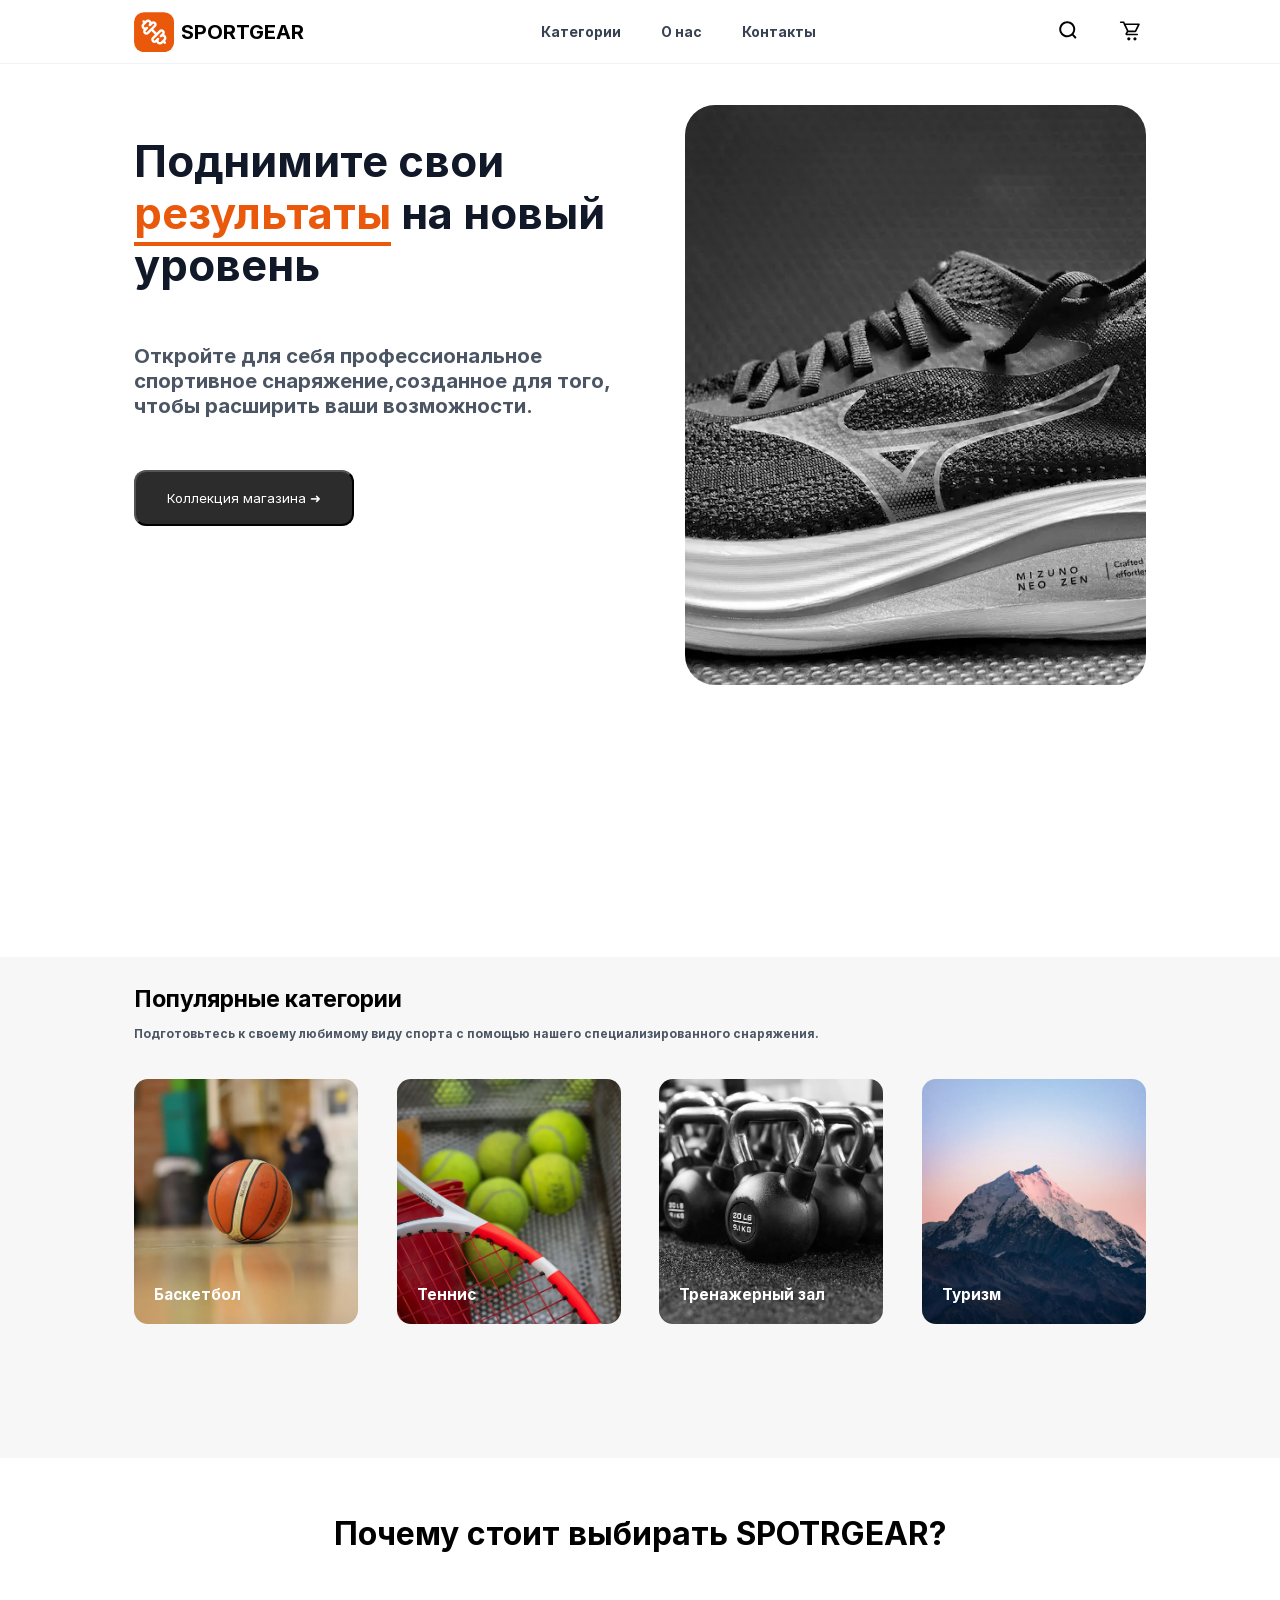
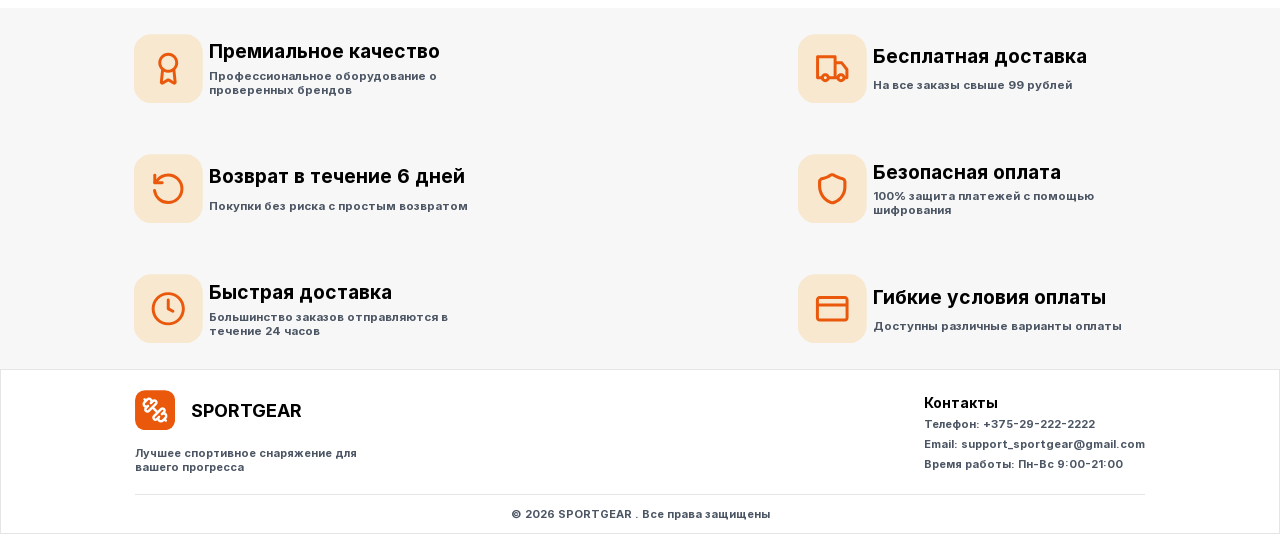
<file: index.html>
<!doctype html>
<html>
  <head>
    <link rel="stylesheet" href="css/main.css" />
    <meta charset="UTF-8" />
    <meta name="viewport" content="width=device-width, initial-scale=1.0" />
    <title>Главная</title>
  </head>
  <body>
    <!--НАЧАЛО ШАПКИ-->
    <header class="header">
      <div class="header__background">
        <div class="container">
          <a href="index.html" class="header__logo-block">
            <img
              src="photos/svg/icon_dumbbell.svg"
              class="header__logo"
              alt="лого"
            />
            <p class="header__title">SPORTGEAR</p>
          </a>

          <nav class="header__nav">
            <ul class="header__list">
              <li>
                <a href="categoryPage.html" class="header__link">Категории</a>
              </li>
              <li><a href="aboutPage.html" class="header__link">О нас</a></li>
              <li>
                <a href="contactPage.html" class="header__link">Контакты</a>
              </li>
            </ul>
          </nav>

          <div class="header__icons">
            <img
              src="photos/svg/поиск.svg"
              class="header__icon"
              id="searchHeader"
              alt="поиск"
            />
            <a href="basketPage.html"
              ><img
                src="photos/svg/коризна.svg"
                class="header__icon"
                alt="коризна"
            /></a>
            <img
              src="photos/svg/бургер.svg"
              class="header__icon header__burger"
              id="burgerBtn"
              alt="бургер"
            />
          </div>
        </div>
      </div>
    </header>
    <!--КОНЕЦ ШАПКИ-->
    <main class="main">
      <div class="container">
        <section class="main__section__one">
          <div class="main__section__one__content-left">
            <h1 class="main__section__one__motivation-text">
              Поднимите свои <span>результаты</span> на новый уровень
            </h1>
            <p class="main__section__one__text1">
              Откройте для себя профессиональное<br />
              спортивное снаряжение,созданное для того, чтобы расширить ваши
              возможности.
            </p>
            <button id="from-main">Коллекция магазина &#10140;</button>
          </div>
          <img
            src="photos/photo/crossovokGlavnaya.webp"
            id="sneakers_photo"
            alt="Кросовок"
          />
        </section>
      </div>

      <section class="main__section__two">
        <div class="container">
          <div class="main__section__two__text-wrapper">
            <h2 class="main__section__two__cat">Популярные категории</h2>
            <p class="main__section__two__txt">
              Подготовьтесь к своему любимому виду спорта с помощью нашего
              специализированного снаряжения.
            </p>
          </div>
          <div class="main__section__two__photo-wrap">
            <div class="main__section__two__photo-item">
              <a href="categoryPage.html?id=1"
                ><img src="photos/photo/meachGlavnay.webp" alt="Мячи"
              /></a>
              <span>Баскетбол</span>
            </div>
            <div class="main__section__two__photo-item">
              <a href="categoryPage.html?id=2"
                ><img src="photos/photo/tennisGlavnaya.webp" alt="Теннис"
              /></a>
              <span>Теннис</span>
            </div>
            <div class="main__section__two__photo-item">
              <a href="categoryPage.html?id=3"
                ><img src="photos/photo/gearGlavnaya.webp" alt="Силовые"
              /></a>
              <span>Тренажерный зал</span>
            </div>
            <div class="main__section__two__photo-item">
              <a href="categoryPage.html?id=5"
                ><img src="photos/photo/goriGlavnaya.webp" alt="Туризм"
              /></a>
              <span>Туризм</span>
            </div>
          </div>
        </div>
      </section>
      <div class="container">
        <h1 class="main__h1">Почему стоит выбирать SPOTRGEAR?</h1>
      </div>

      <section class="main__section__three">
        <div class="container">
          <div class="main__section__three__item">
            <img src="photos/svg/reward.svg" alt="награда" />
            <div class="item-text">
              <p class="item-text__mtxt">Премиальное качество</p>
              <p class="item-text__txt">
                Профессиональное оборудование о<br />проверенных брендов
              </p>
            </div>
          </div>

          <div class="main__section__three__item">
            <img src="photos/svg/truck.svg" alt="машина" />
            <div class="item-text">
              <p class="item-text__mtxt">Бесплатная доставка</p>
              <p class="item-text__txt">На все заказы свыше 99 рублей</p>
            </div>
          </div>

          <div class="main__section__three__item">
            <img src="photos/svg/refresh.svg" alt="стрелка" />
            <div class="item-text">
              <p class="item-text__mtxt">Возврат в течение 6 дней</p>
              <p class="item-text__txt">
                Покупки без риска с простым возвратом
              </p>
            </div>
          </div>

          <div class="main__section__three__item">
            <img src="photos/svg/shield.svg" alt="щит" />
            <div class="item-text">
              <p class="item-text__mtxt">Безопасная оплата</p>
              <p class="item-text__txt">
                100% защита платежей с помощью шифрования
              </p>
            </div>
          </div>

          <div class="main__section__three__item">
            <img src="photos/svg/clock.svg" alt="часы" />
            <div class="item-text">
              <p class="item-text__mtxt">Быстрая доставка</p>
              <p class="item-text__txt">
                Большинство заказов отправляются в течение 24 часов
              </p>
            </div>
          </div>

          <div class="main__section__three__item">
            <img src="photos/svg/card.svg" alt="карта" />
            <div class="item-text">
              <p class="item-text__mtxt">Гибкие условия оплаты</p>
              <p class="item-text__txt">Доступны различные варианты оплаты</p>
            </div>
          </div>
        </div>
      </section>
    </main>
    <!--ФУТЕР-->
    <footer class="footer">
      <div class="container">
        <div class="footer__top">
          <div class="footer__logo">
            <img src="photos/svg/icon_dumbbell.svg" alt="лого" />
            <h3>SPORTGEAR</h3>
            <p>Лучшее спортивное снаряжение для вашего прогресса</p>
          </div>

          <div class="footer__contact">
            <h5>Контакты</h5>
            <p>Телефон: +375-29-222-2222</p>
            <p>Email: support_sportgear@gmail.com</p>
            <p>Время работы: Пн-Вс 9:00-21:00</p>
          </div>
        </div>
        <hr />
        <p class="footer__letter">© 2026 SPORTGEAR . Все права защищены</p>
      </div>
    </footer>
    <!--ФУТЕР-->

    <div id="search-blur">
      <div class="search">
        <div class="search__input-block">
          <img src="photos/svg/поиск.svg" alt="поиск" />
          <input placeholder="Название товара" id="src-input" />
          <button class="search__close" id="close-search">&times;</button>
        </div>

        <div class="search__content" id="element-to-insert"></div>
      </div>
    </div>

    <script type="module" src="JavaScript/main.js"></script>
  </body>
</html>
</file>
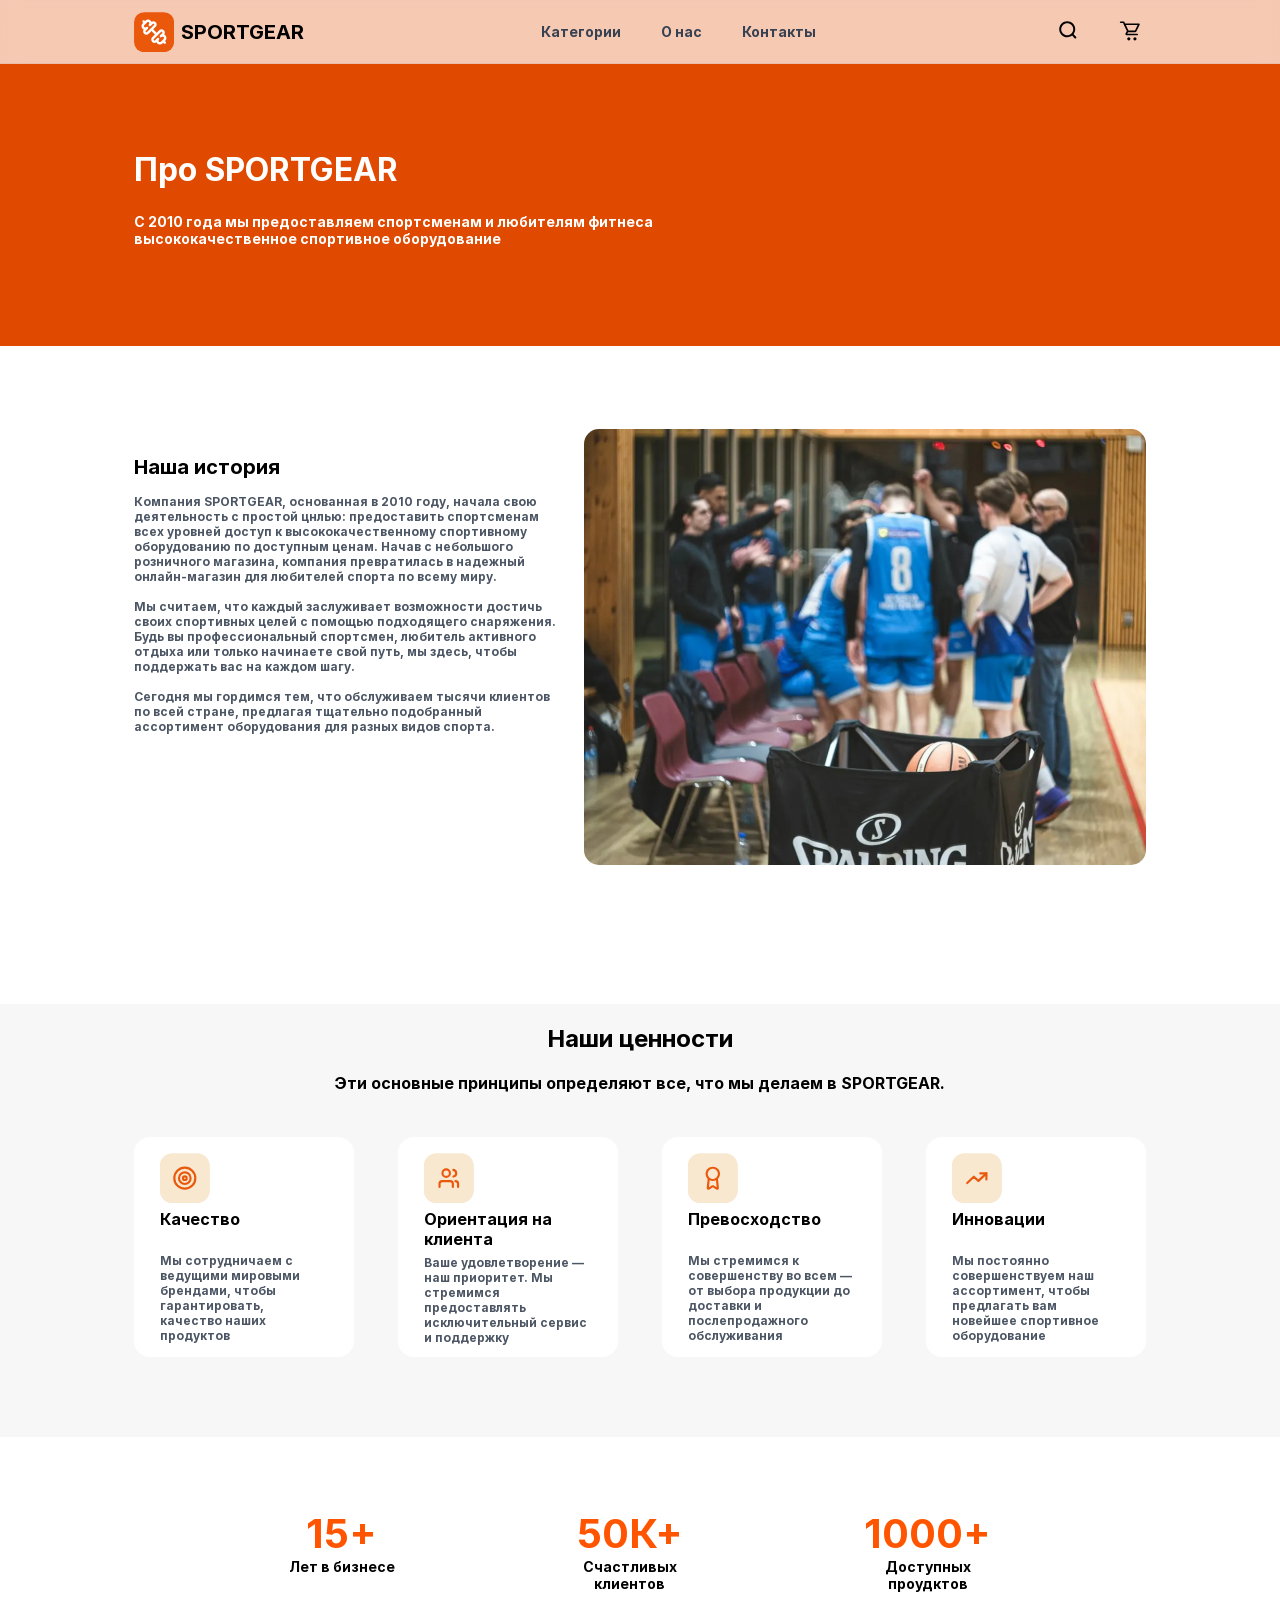
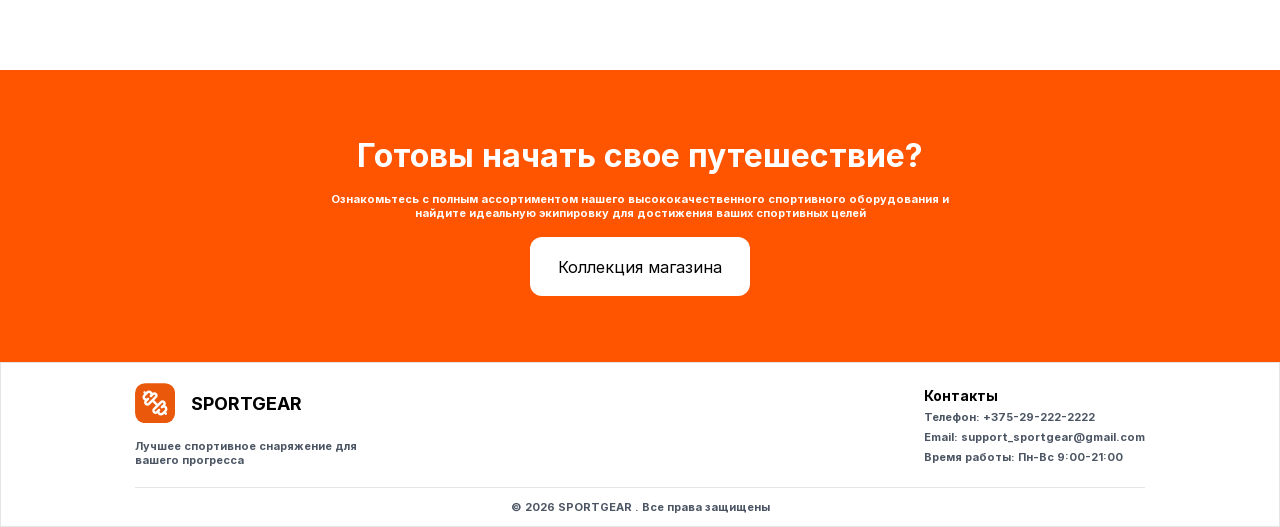
<file: aboutPage.html>
<!doctype html>
<html>
  <head>
    <link rel="stylesheet" href="css/main.css" />
    <meta charset="UTF-8" />
    <meta name="viewport" content="width=device-width, initial-scale=1.0" />
    <title>О нас</title>
  </head>
  <body>
    <!--НАЧАЛО ШАПКИ-->
    <header class="header">
      <div class="header__background">
        <div class="container">
          <a href="index.html" class="header__logo-block">
            <img src="photos/svg/icon_dumbbell.svg" class="header__logo" alt="лого"/>
            <p class="header__title">SPORTGEAR</p>
          </a>

          <nav class="header__nav">
            <ul class="header__list">
            <li><a href="categoryPage.html" class="header__link">Категории</a></li>
            <li><a href="aboutPage.html" class="header__link">О нас</a></li>
            <li><a href="contactPage.html" class="header__link">Контакты</a></li>
            </ul>
          </nav>

          <div class="header__icons">
            <img src="photos/svg/поиск.svg" class="header__icon" id="searchHeader" alt="поиск"/>
            <a href="basketPage.html"><img src="photos/svg/коризна.svg" class="header__icon" alt="коризна"/></a>
            <img src="photos/svg/бургер.svg" class="header__icon header__burger" id="burgerBtn" alt="бургер"/>
          </div>
        </div>
      </div>
    </header>
    <!--КОНЕЦ ШАПКИ-->
    <main class="main-about">
      <section class="hero">
        <div class="container">
          <h1>Про SPORTGEAR</h1>
          <p>
            С 2010 года мы предоставляем спортсменам и любителям фитнеса
            высококачественное спортивное оборудование
          </p>
        </div>
      </section>

      <div class="container">
        <section class="about">
          <div class="about__text-box">
            <h2>Наша история</h2>
            <p>
              Компания SPORTGEAR, основанная в 2010 году, начала свою
              деятельность с простой цнлью: предоставить спортсменам всех
              уровней доступ к высококачественному спортивному оборудованию по
              доступным ценам. Начав с небольшого розничного магазина, компания
              превратилась в надежный онлайн-магазин для любителей спорта по
              всему миру.</p>
              <p>Мы считаем, что каждый заслуживает возможности достичь своих
              спортивных целей с помощью подходящего снаряжения. Будь вы
              профессиональный спортсмен, любитель активного отдыха или только
              начинаете свой путь, мы здесь, чтобы поддержать вас на каждом
              шагу.</p>
              <p>Сегодня мы гордимся тем, что обслуживаем тысячи клиентов по
              всей стране, предлагая тщательно подобранный ассортимент
              оборудования для разных видов спорта.</p>
            </p>
          </div>
          <img src="photos/photo/about.webp">
        </section>
      </div>
        <section class="values">
          <div class="container">
            
            <h1>Наши ценности</h1>
            <p>Эти основные принципы определяют все, что мы делаем в SPORTGEAR.</p>
            <div class="values__block">
              <div class="values__block__item">
                <img src="photos/svg/target.svg">
                <h6>Качество</h6>
                <p>Мы сотрудничаем с ведущими мировыми брендами, чтобы гарантировать, качество наших продуктов</p>
              </div>
              <div class="values__block__item">
                <img src="photos/svg/member.svg">
                <h6>Ориентация на клиента</h6>
                <p>Ваше удовлетворение — наш приоритет. Мы стремимся предоставлять исключительный сервис и поддержку</p>
              </div>

              <div class="values__block__item">
                <img src="photos/svg/reward.svg">
                <h6>Превосходство</h6>
                <p>Мы стремимся к совершенству во всем — от выбора продукции до доставки и послепродажного обслуживания</p>
              </div>

              <div class="values__block__item">
                <img src="photos/svg/grow.svg">
                <h6>Инновации</h6>
                <p>Мы постоянно совершенствуем наш ассортимент, чтобы предлагать вам новейшее спортивное оборудование</p>
              </div>
            </div>
          </div>
        </section>

        <div class="container">
          <section class="rewards">
            <div class="rewards__item">
              <span>15+</span>
              <p>Лет в бизнесе</p>
            </div>

            <div class="rewards__item">
              <span>50К+</span>
              <p>Счастливых клиентов</p>
            </div>

            <div class="rewards__item">
              <span>1000+</span>
              <p>Доступных проудктов</p>
            </div>
          </section>
        </div>

        <section class="travel">
          <div class="container">
              <h2>Готовы начать свое путешествие?</h2>
              <p>Ознакомьтесь с полным ассортиментом нашего высококачественного спортивного оборудования и найдите идеальную экипировку для достижения ваших спортивных целей</p>
              <button id="about_to_col">Коллекция магазина</button>
          </div>
        </section>
      
    </main>
    <!--ФУТЕР-->
    <footer class="footer">
      <div class="container" >
        <div class="footer__top">
          
        <div class="footer__logo">
        <img src="photos/svg/icon_dumbbell.svg" alt="лого">
        <h3>SPORTGEAR</h3>
        <p>Лучшее спортивное снаряжение для вашего прогресса</p>
        </div>

        <div class="footer__contact">
          <h5>Контакты</h5>
          <p>Телефон: +375-29-222-2222</p>
          <p>Email: support_sportgear@gmail.com</p>
          <p>Время работы: Пн-Вс 9:00-21:00</p>
        </div>

        </div>
        <hr>
        <p class="footer__letter">© 2026 SPORTGEAR . Все права защищены</p>
      </div>
    </footer>
    <!--ФУТЕР-->


    <div id="search-blur">
    <div class="search">
      <div class="search__input-block">
        <img src="photos/svg/поиск.svg" alt="поиск">
        <input placeholder="Название товара" id="src-input">
        <button class="search__close" id="close-search">&times;</button>
      </div>

      <div class="search__content" id="element-to-insert">
        
      </div>
    </div>
    </div>
    <script type="module" src="JavaScript/main.js"></script>
    <script src="JavaScript/about.js"></script>
  </body>
</html>
</file>
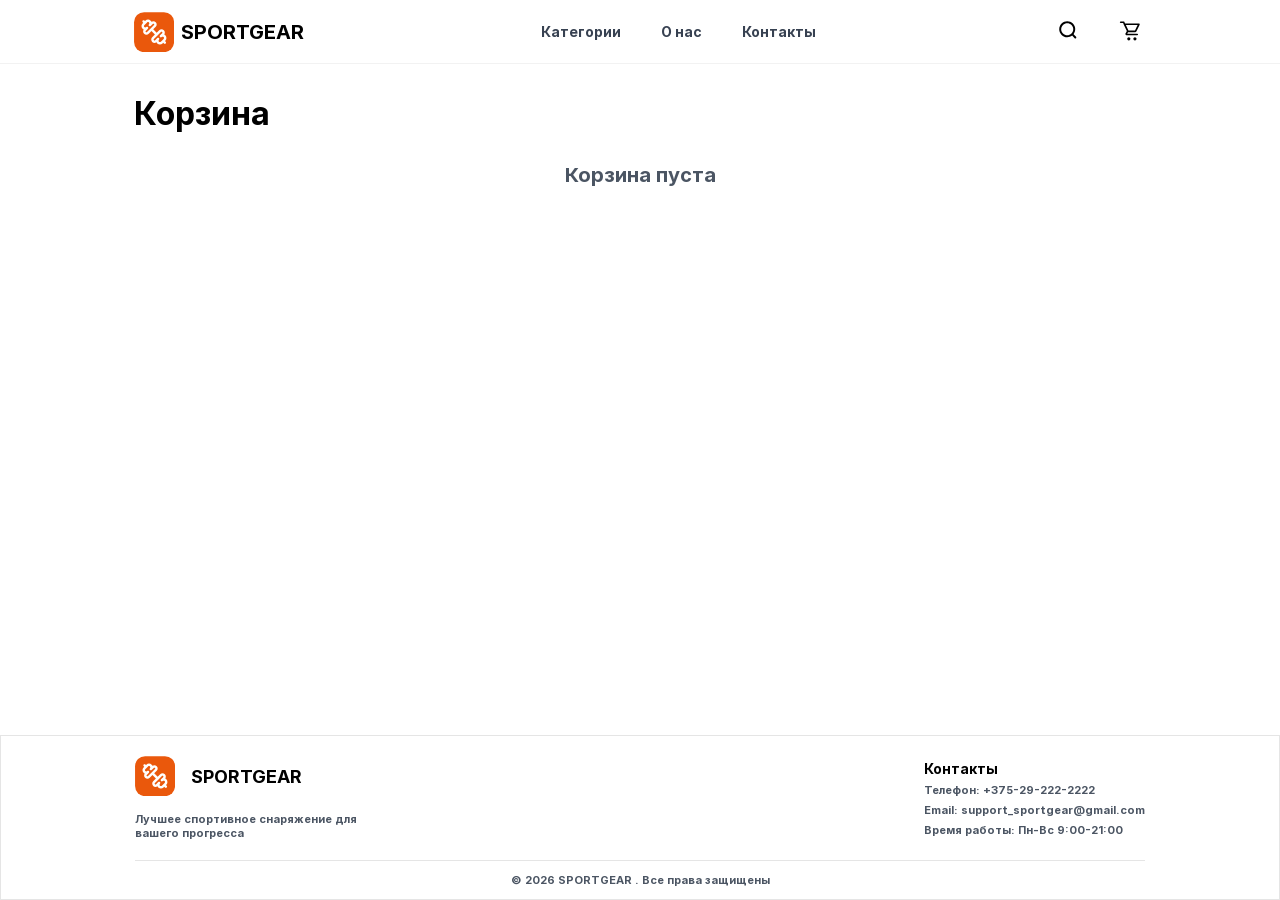
<file: basketPage.html>
<!doctype html>
<html>
  <head>
    <link rel="stylesheet" href="css/main.css" />
    <meta charset="UTF-8" />
    <meta name="viewport" content="width=device-width, initial-scale=1.0" />
    <title>Document</title>
  </head>
  <body>
    <!--НАЧАЛО ШАПКИ-->
    <header class="header">
      <div class="header__background">
        <div class="container">
          <a href="index.html" class="header__logo-block">
            <img
              src="photos/svg/icon_dumbbell.svg"
              class="header__logo"
              alt="лого"
            />
            <p class="header__title">SPORTGEAR</p>
          </a>

          <nav class="header__nav">
            <ul class="header__list">
              <li>
                <a href="categoryPage.html" class="header__link">Категории</a>
              </li>
              <li><a href="aboutPage.html" class="header__link">О нас</a></li>
              <li>
                <a href="contactPage.html" class="header__link">Контакты</a>
              </li>
            </ul>
          </nav>

          <div class="header__icons">
            <img
              src="photos/svg/поиск.svg"
              class="header__icon"
              id="searchHeader"
              alt="поиск"
            />
            <a href="basketPage.html"
              ><img
                src="photos/svg/коризна.svg"
                class="header__icon"
                alt="коризна"
            /></a>
            <img
              src="photos/svg/бургер.svg"
              class="header__icon header__burger"
              id="burgerBtn"
              alt="бургер"
            />
          </div>
        </div>
      </div>
    </header>
    <!--КОНЕЦ ШАПКИ-->
    <div class="container container-basket">
      <main class="main-basket">
        <h1>Корзина</h1>
        <p class="basket-empty" id="basket-empty">Корзина пуста</p>
        <ul class="basket-list"></ul>

        <div class="order-info">
          <p class="total-product"></p>
          <hr />
          <p class="total-price"></p>
          <button id="make-order">Сделать заказ</button>
        </div>
      </main>
    </div>
    <div class="basket-form">
      <form class="deliviry-form">
        <div class="form__pole">
          <label>ФИО</label>
          <input type="text" placeholder="Иван Иванов" required />
        </div>
        <div class="form__pole">
          <label>Ваша почта</label>
          <input type="text" placeholder="example@gmail.com" required />
        </div>
        <div class="form__pole">
          <label>Номер телефона</label>
          <input type="text" placeholder="+3752911111" required />
        </div>
        <div class="form__pole" id="adress">
          <label>Адресс</label>
          <input type="text" placeholder="ул.Свердлова 13а" required />
        </div>
        <div class="form__pole">
          <label>Страна</label>
          <input type="text" placeholder="Беларусь" required />
        </div>
        <div class="form__pole">
          <label>Город</label>
          <input type="text" placeholder="Минск" required />
        </div>

        <div class="form__pole">
          <button id="chanel" type="button">Омтена</button>
        </div>
        <div class="form__pole">
          <button id="order" type="submit">Заказать</button>
        </div>
      </form>
    </div>
    <!--ФУТЕР-->
    <footer class="footer">
      <div class="container">
        <div class="footer__top">
          <div class="footer__logo">
            <img src="photos/svg/icon_dumbbell.svg" alt="лого" />
            <h3>SPORTGEAR</h3>
            <p>Лучшее спортивное снаряжение для вашего прогресса</p>
          </div>

          <div class="footer__contact">
            <h5>Контакты</h5>
            <p>Телефон: +375-29-222-2222</p>
            <p>Email: support_sportgear@gmail.com</p>
            <p>Время работы: Пн-Вс 9:00-21:00</p>
          </div>
        </div>
        <hr />
        <p class="footer__letter">© 2026 SPORTGEAR . Все права защищены</p>
      </div>
    </footer>
    <!--ФУТЕР-->

    <div id="search-blur">
      <div class="search">
        <div class="search__input-block">
          <img src="photos/svg/поиск.svg" alt="поиск" />
          <input placeholder="Название товара" id="src-input" />
          <button class="search__close" id="close-search">&times;</button>
        </div>

        <div class="search__content" id="element-to-insert"></div>
      </div>
    </div>

    <script type="module" src="JavaScript/main.js"></script>
    <script type="module" src="JavaScript/basket.js"></script>
  </body>
</html>
</file>
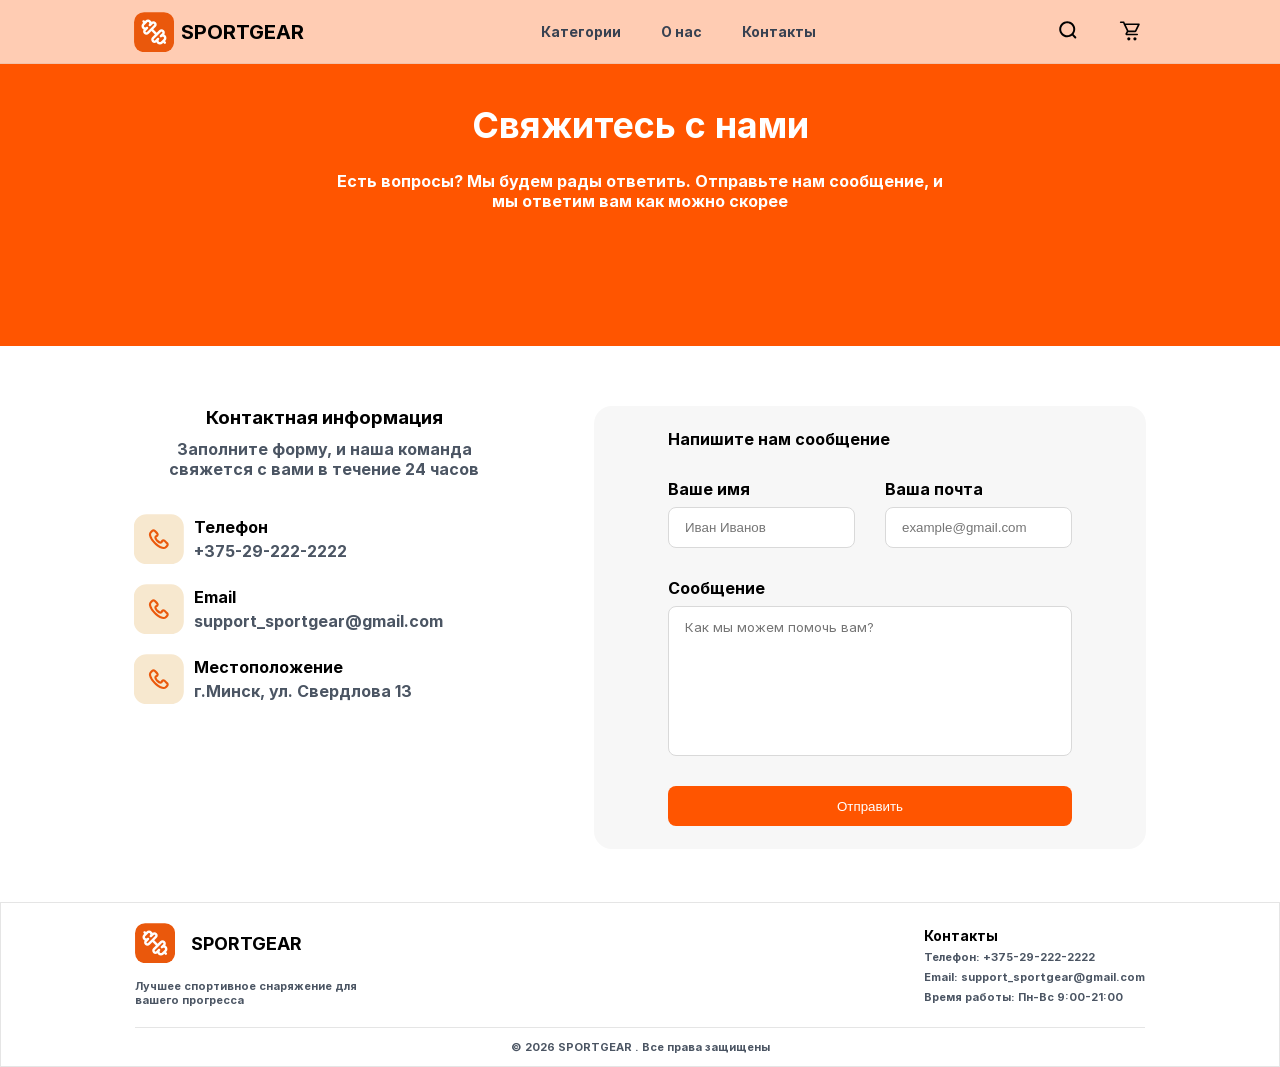
<file: contactPage.html>
<!doctype html>
<html>
  <head>
    <meta charset="UTF-8" />
    <link rel="stylesheet" href="css/main.css" />
    <meta name="viewport" content="width=device-width, initial-scale=1.0" />
    <title>Document</title>
  </head>
  <body>
    <!--НАЧАЛО ШАПКИ-->
    <header class="header">
      <div class="header__background">
        <div class="container">
          <a href="index.html" class="header__logo-block">
            <img
              src="photos/svg/icon_dumbbell.svg"
              class="header__logo"
              alt="лого"
            />
            <p class="header__title">SPORTGEAR</p>
          </a>

          <nav class="header__nav">
            <ul class="header__list">
              <li>
                <a href="categoryPage.html" class="header__link">Категории</a>
              </li>
              <li><a href="aboutPage.html" class="header__link">О нас</a></li>
              <li>
                <a href="contactPage.html" class="header__link">Контакты</a>
              </li>
            </ul>
          </nav>

          <div class="header__icons">
            <img
              src="photos/svg/поиск.svg"
              class="header__icon"
              id="searchHeader"
              alt="поиск"
            />
            <a href="basketPage.html"
              ><img
                src="photos/svg/коризна.svg"
                class="header__icon"
                alt="коризна"
            /></a>
            <img
              src="photos/svg/бургер.svg"
              class="header__icon header__burger"
              id="burgerBtn"
              alt="бургер"
            />
          </div>
        </div>
      </div>
    </header>
    <!--КОНЕЦ ШАПКИ-->
    <main class="main-contact">
      <section class="hero">
        <div class="container">
          <h1>Свяжитесь с нами</h1>
          <p>
            Есть вопросы? Мы будем рады ответить. Отправьте нам сообщение, и мы
            ответим вам как можно скорее
          </p>
        </div>
      </section>

      <div class="container">
        <div class="container__inf">
          <section class="contact-inf">
            <div class="contact-inf__text">
              <h3>Контактная информация</h3>
              <p>
                Заполните форму, и наша команда свяжется с вами в течение 24
                часов
              </p>
            </div>
            <div class="contact-inf__block">
              <div class="contact-inf__item">
                <img src="photos/svg/phone.svg" />
                <div class="contact-inf__item__txt">
                  <p>Телефон</p>
                  <p>+375-29-222-2222</p>
                </div>
              </div>

              <div class="contact-inf__item">
                <img src="photos/svg/phone.svg" />
                <div class="contact-inf__item__txt">
                  <p>Email</p>
                  <p>support_sportgear@gmail.com</p>
                </div>
              </div>

              <div class="contact-inf__item">
                <img src="photos/svg/phone.svg" />
                <div class="contact-inf__item__txt">
                  <p>Местоположение</p>
                  <p>г.Минск, ул. Свердлова 13</p>
                </div>
              </div>
            </div>
          </section>

          <section class="contact-form">
            <h4>Напишите нам сообщение</h4>
            <form class="form" id="cont-form">
              <div class="form__pole">
                <label>Ваше имя</label>
                <input type="text" placeholder="Иван Иванов" required />
              </div>
              <div class="form__pole">
                <label>Ваша почта</label>
                <input type="email" placeholder="example@gmail.com" required />
              </div>
              <div class="form__pole">
                <label>Сообщение</label>
                <textarea
                  type="text"
                  placeholder="Как мы можем помочь вам?"
                  required
                ></textarea>
              </div>
              <button type="submit" id="sumbit-contact">Отправить</button>
            </form>
          </section>
        </div>
      </div>
    </main>

    <!--ФУТЕР-->
    <footer class="footer">
      <div class="container">
        <div class="footer__top">
          <div class="footer__logo">
            <img src="photos/svg/icon_dumbbell.svg" alt="лого" />
            <h3>SPORTGEAR</h3>
            <p>Лучшее спортивное снаряжение для вашего прогресса</p>
          </div>

          <div class="footer__contact">
            <h5>Контакты</h5>
            <p>Телефон: +375-29-222-2222</p>
            <p>Email: support_sportgear@gmail.com</p>
            <p>Время работы: Пн-Вс 9:00-21:00</p>
          </div>
        </div>
        <hr />
        <p class="footer__letter">© 2026 SPORTGEAR . Все права защищены</p>
      </div>
    </footer>
    <!--ФУТЕР-->

    <div id="search-blur">
      <div class="search">
        <div class="search__input-block">
          <img src="photos/svg/поиск.svg" alt="поиск" />
          <input placeholder="Название товара" id="src-input" />
          <button class="search__close" id="close-search">&times;</button>
        </div>

        <div class="search__content" id="element-to-insert"></div>
      </div>
    </div>

    <script type="module" src="JavaScript/main.js"></script>
    <script type="module" src="JavaScript/contact.js"></script>
  </body>
</html>
</file>
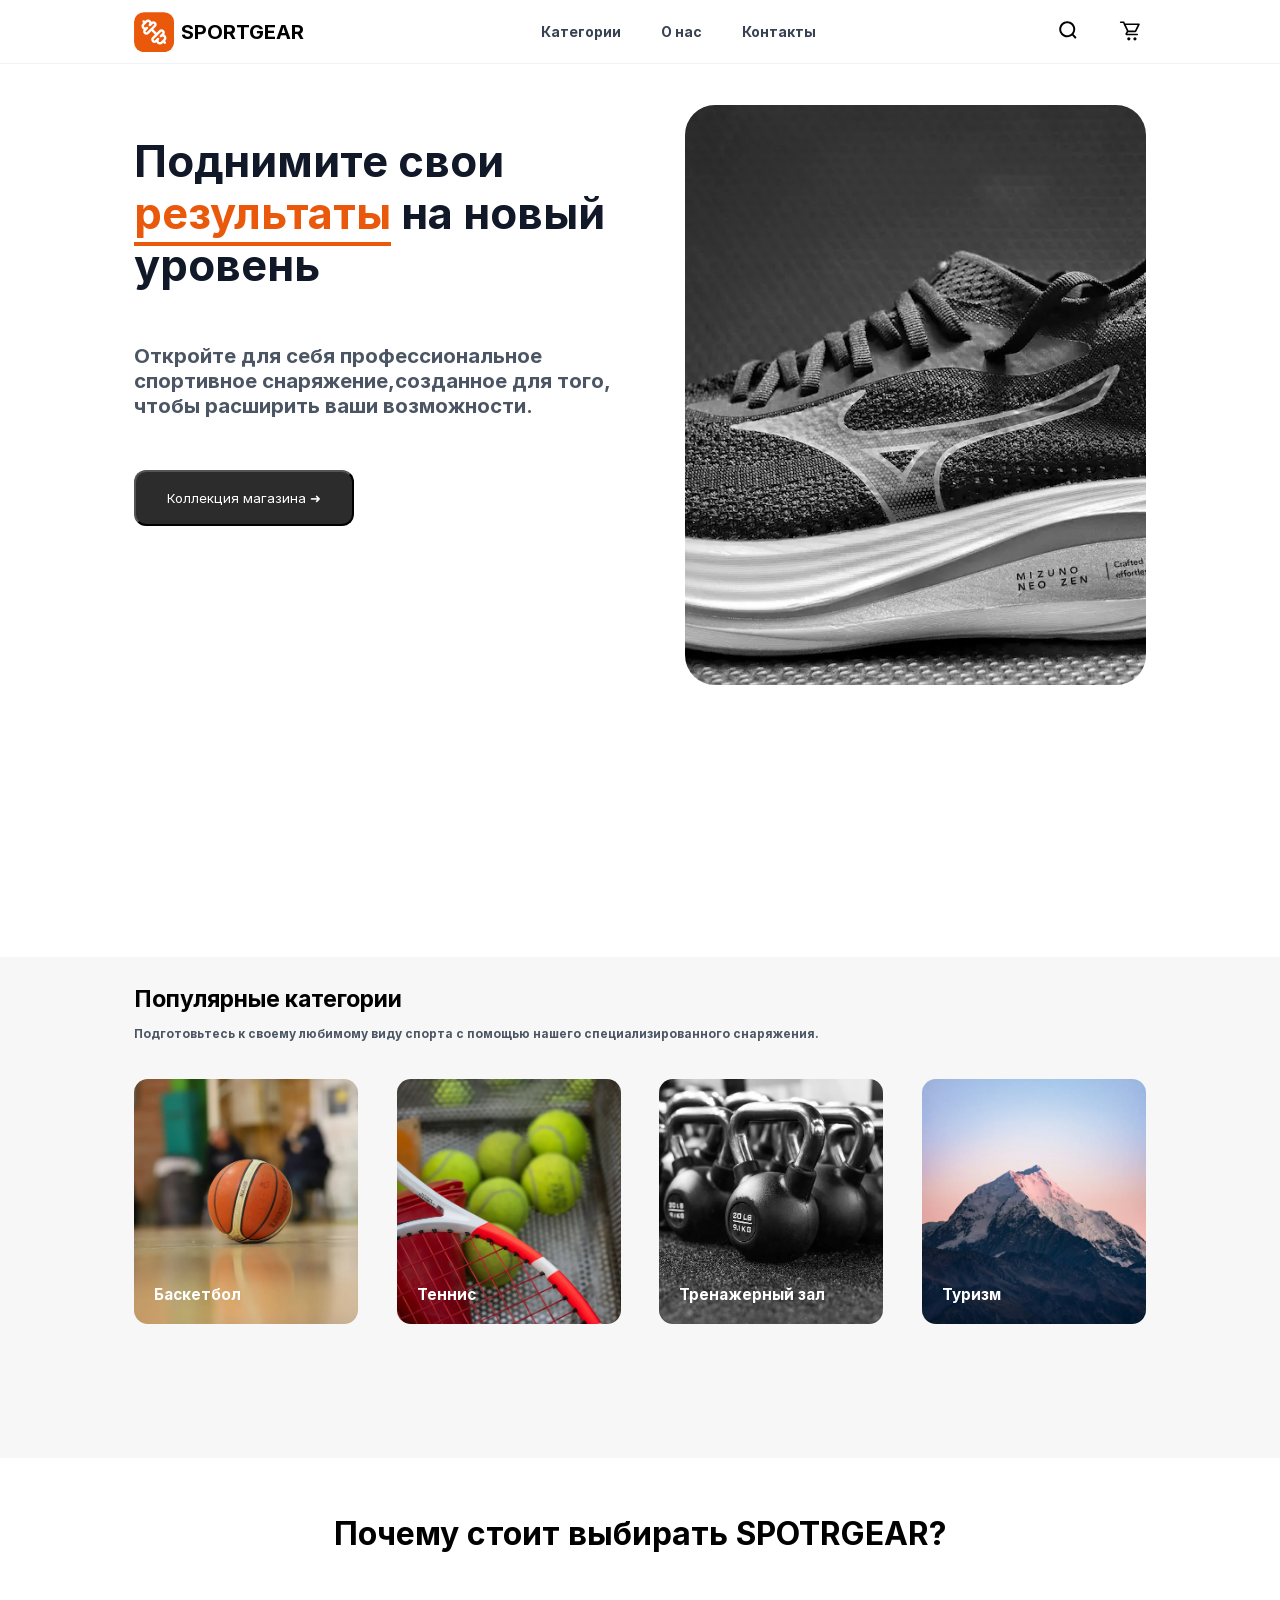
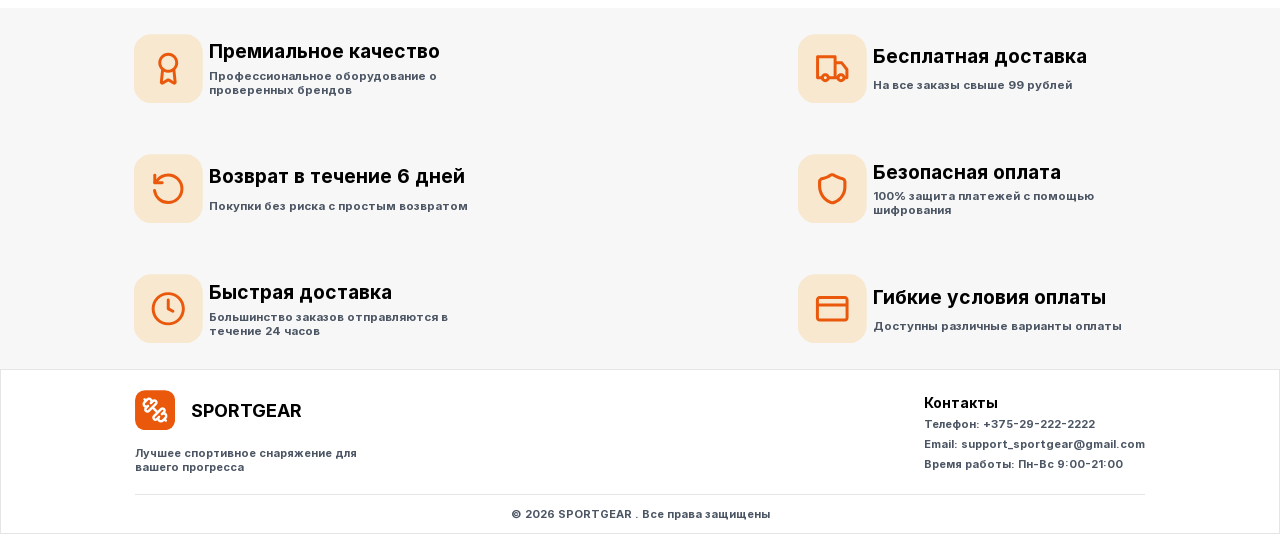
<file: main.html>
<!doctype html>
<html>
  <head>
    <link rel="stylesheet" href="css/main.css" />
    <meta charset="UTF-8" />
    <meta name="viewport" content="width=device-width, initial-scale=1.0" />
    <title>Главная</title>
  </head>
  <body>
    <!--НАЧАЛО ШАПКИ-->
    <header class="header">
      <div class="header__background">
        <div class="container">
          <a href="main.html" class="header__logo-block">
            <img src="photos/svg/icon_dumbbell.svg" class="header__logo" />
            <p class="header__title">SPORTGEAR</p>
          </a>

          <nav class="header__nav">
            <ul class="header__list">
            <li><a href="categoryPage.html" class="header__link">Категории</a></li>
            <li><a href="aboutPage.html" class="header__link">О нас</a></li>
            <li><a href="contactPage.html" class="header__link">Контакты</a></li>
            </ul>
          </nav>

          <div class="header__icons">
            <img src="photos/svg/поиск.svg" class="header__icon" id="searchHeader"/>
            <a href="basketPage.html"><img src="photos/svg/коризна.svg" class="header__icon" /></a>
            <img src="photos/svg/бургер.svg" class="header__icon header__burger" id="burgerBtn">
          </div>
        </div>
      </div>
    </header>
    <!--КОНЕЦ ШАПКИ-->
    <main class="main">
      <div class="container">
        <section class="main__section__one">
          <div class="main__section__one__content-left">
            <h1 class="main__section__one__motivation-text">
              Поднимите свои <span>результаты</span> на новый уровень
            </h1>
            <p class="main__section__one__text1">
              Откройте для себя профессиональное<br />
              спортивное снаряжение,созданное для того, чтобы расширить ваши
              возможности.
            </p>
            <button id="from-main">Коллекция магазина &#10140;</button>
          </div>
          <img
            src="photos/photo/crossovokGlavnaya.webp"
            id="sneakers_photo"
          />
        </section>
      </div>

      <section class="main__section__two">
        <div class="container">
          <div class="main__section__two__text-wrapper">
            <h3 class="main__section__two__cat">Популярные категории</h3>
            <p class="main__section__two__txt">
              Подготовьтесь к своему любимому виду спорта с помощью нашего
              специализированного снаряжения.
            </p>
          </div>
          <div class="main__section__two__photo-wrap">
        <div class="main__section__two__photo-item">
          <a href="categoryPage.html?id=1" ><img src="photos/photo/meachGlavnay.webp" alt="Мячи"/></a>
          <span>Баскетбол</span>
        </div>
        <div class="main__section__two__photo-item">
          <a href="categoryPage.html?id=2"><img src="photos/photo/tennisGlavnaya.webp" alt="Теннис"/></a>
          <span>Теннис</span>
        </div>
        <div class="main__section__two__photo-item">
          <a href="categoryPage.html?id=3"><img src="photos/photo/gearGlavnaya.webp" alt="Силовые"/></a>
          <span>Тренажерный зал</span>
        </div>
        <div class="main__section__two__photo-item">
          <a href="categoryPage.html?id=5"><img src="photos/photo/goriGlavnaya.webp" alt="Туризм"/></a>
          <span>Туризм</span>
        </div>
      </div>
      </section>
      <div class="container">
      <h1 class="main__h1">Почему стоит выбирать SPOTRGEAR?</h1>
      </div>

      <section class="main__section__three">
        <div class="container">
          <div class="main__section__three__item">
            <img src="photos/svg/reward.svg">
            <div class = "item-text">
            <p class="item-text__mtxt">Премиальное качество</p>
            <p class="item-text__txt">Профессиональное оборудование о<br>проверенных брендов</p>
            </div>
          </div>

          <div class="main__section__three__item">
            <img src="photos/svg/truck.svg">
            <div class = "item-text">
            <p class="item-text__mtxt">Бесплатная доставка</p>
            <p class="item-text__txt">На все заказы свыше 99 рублей</p>
            </div>
          </div>

          <div class="main__section__three__item">
            <img src="photos/svg/refresh.svg">
            <div class = "item-text">
            <p class="item-text__mtxt">Возврат в течение 6 дней</p>
            <p class="item-text__txt">Покупки без риска с простым возвратом</p>
            </div>
          </div>

          <div class="main__section__three__item">
            <img src="photos/svg/shield.svg">
            <div class = "item-text">
            <p class="item-text__mtxt">Безопасная оплата</p>
            <p class="item-text__txt">100% защита платежей с помощью шифрования</p>
            </div>
          </div>

          <div class="main__section__three__item">
            <img src="photos/svg/clock.svg">
            <div class = "item-text">
            <p class="item-text__mtxt">Быстрая доставка</p>
            <p class="item-text__txt">Большинство заказов отправляются в течение 24 часов</p>
            </div>
          </div>


          <div class="main__section__three__item">
            <img src="photos/svg/card.svg">
            <div class = "item-text">
            <p class="item-text__mtxt">Гибкие условия оплаты</p>
            <p class="item-text__txt">Доступны различные варианты оплаты</p>
            </div>
          </div>
          
      </section>
    </main>
    <!--ФУТЕР-->
    <footer class="footer">
      <div class="container" >
        <div class="footer__top">
          
        <div class="footer__logo">
        <img src="photos/svg/icon_dumbbell.svg">
        <h3>SPORTGEAR</h3>
        <p>Лучшее спортивное снаряжение для вашего прогресса</p>
        </div>

        <div class="footer__contact">
          <h5>Контакты</h5>
          <p>Телефон: +375-29-222-2222</p>
          <p>Email: support_sportgear@gmail.com</p>
          <p>Время работы: Пн-Вс 9:00-21:00</p>
        </div>

        </div>
        <hr>
        <p class="footer__letter">© 2026 SPORTGEAR . Все права защищены</p>
      </div>
    </footer>
    <!--ФУТЕР-->


    <div id="search-blur">
    <div class="search">
      <div class="search__input-block">
        <img src="photos/svg/поиск.svg">
        <input placeholder="Название товара" id="src-input">
        <button class="search__close" id="close-search">&times;</button>
      </div>

      <div class="search__content" id="element-to-insert">
        
      </div>
    </div>
    </div>

    <script type="module" src="JavaScript/main.js"></script>
  </body>
</html>
</file>
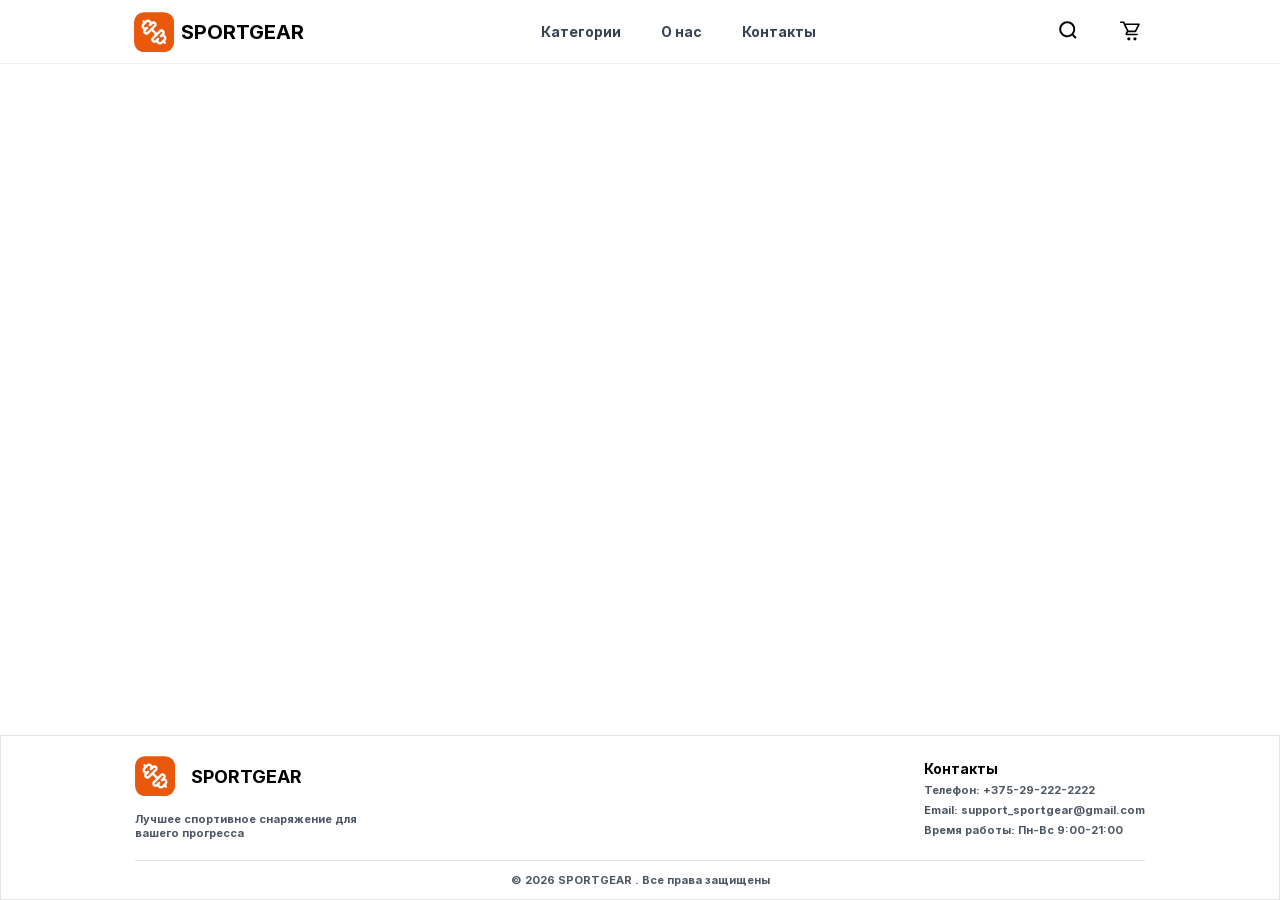
<file: productPage.html>
<!doctype html>
<html>
  <head>
    <link rel="stylesheet" href="css/main.css" />
    <meta charset="UTF-8" />
    <meta name="viewport" content="width=device-width, initial-scale=1.0" />
    <title>Document</title>
  </head>
  <body>
    <!--НАЧАЛО ШАПКИ-->
    <header class="header">
      <div class="header__background">
        <div class="container">
          <a href="index.html" class="header__logo-block">
            <img
              src="photos/svg/icon_dumbbell.svg"
              class="header__logo"
              alt="лого"
            />
            <p class="header__title">SPORTGEAR</p>
          </a>

          <nav class="header__nav">
            <ul class="header__list">
              <li>
                <a href="categoryPage.html" class="header__link">Категории</a>
              </li>
              <li><a href="aboutPage.html" class="header__link">О нас</a></li>
              <li>
                <a href="contactPage.html" class="header__link">Контакты</a>
              </li>
            </ul>
          </nav>

          <div class="header__icons">
            <img
              src="photos/svg/поиск.svg"
              class="header__icon"
              id="searchHeader"
              alt="поиск"
            />
            <a href="basketPage.html"
              ><img
                src="photos/svg/коризна.svg"
                class="header__icon"
                alt="коризна"
            /></a>
            <img
              src="photos/svg/бургер.svg"
              class="header__icon header__burger"
              id="burgerBtn"
              alt="бургер"
            />
          </div>
        </div>
      </div>
    </header>
    <!--КОНЕЦ ШАПКИ-->
    <div class="container container-personal-product"></div>

    <!--ФУТЕР-->
    <footer class="footer">
      <div class="container">
        <div class="footer__top">
          <div class="footer__logo">
            <img src="photos/svg/icon_dumbbell.svg" alt="лого" />
            <h3>SPORTGEAR</h3>
            <p>Лучшее спортивное снаряжение для вашего прогресса</p>
          </div>

          <div class="footer__contact">
            <h5>Контакты</h5>
            <p>Телефон: +375-29-222-2222</p>
            <p>Email: support_sportgear@gmail.com</p>
            <p>Время работы: Пн-Вс 9:00-21:00</p>
          </div>
        </div>
        <hr />
        <p class="footer__letter">© 2026 SPORTGEAR . Все права защищены</p>
      </div>
    </footer>
    <!--ФУТЕР-->

    <div id="search-blur">
      <div class="search">
        <div class="search__input-block">
          <img src="photos/svg/поиск.svg" alt="поиск" />
          <input placeholder="Название товара" id="src-input" />
          <button class="search__close" id="close-search">&times;</button>
        </div>

        <div class="search__content" id="element-to-insert"></div>
      </div>
    </div>

    <script type="module" src="JavaScript/main.js"></script>
    <script type="module" src="JavaScript/personalProduct.js"></script>
  </body>
</html>
</file>
<file: css/main.css>
* {
  box-sizing: border-box;
  margin: 0;
  padding: 0;
}

body {
  min-height: 100vh;
  font-family: "Inter";
}

p {
  margin: 0;
}

.header {
  width: 100%;
  z-index: 1000;
  height: 64px;
  position: sticky;
  top: 0;
}
.header .container {
  display: flex;
  justify-content: space-between;
  align-items: center;
  height: 100%;
}
.header__list {
  display: flex;
  gap: 20px;
  list-style: none;
  padding: 0;
  margin: 0;
}
.header__background {
  width: 100%;
  height: 100%;
  background-color: rgba(255, 255, 255, 0.7);
  backdrop-filter: blur(10px);
  border-bottom: 1px solid rgba(0, 0, 0, 0.05);
}
.header__logo-block {
  display: flex;
  align-items: center;
  gap: 7px;
  text-decoration: none;
  color: black;
}
.header__logo {
  width: 40px;
  height: 40px;
}
.header__title {
  font-weight: bold;
  font-size: 20px;
}
.header__nav {
  margin: 0;
}
.header__nav a {
  font-size: 14px;
  color: rgb(55, 65, 81);
  font-family: "Inter";
  font-weight: 700;
  text-decoration: none;
  display: block;
  padding: 0 10px;
  text-align: center;
}
.header__icons {
  display: flex;
  gap: 33px;
  cursor: pointer;
}
.header__icon {
  width: 30px;
  height: 30px;
}
.header .header__burger {
  display: none;
}
@media (max-width: 1024px) {
  .header__nav {
    display: none;
    position: absolute;
    top: 63px;
    left: 0;
    width: 100%;
    background-color: white;
    border-bottom: 1px solid rgba(0, 0, 0, 0.08);
    padding: 16px 0;
    z-index: 999;
  }
  .header__nav--open {
    display: block;
  }
  .header .header__burger {
    display: block;
    cursor: pointer;
  }
  .header__list {
    flex-direction: column;
    align-items: center;
    gap: 0;
  }
  .header__list li a {
    padding: 12px 20px;
    font-size: 16px;
  }
  .header__icons {
    width: auto;
    margin-left: auto;
    gap: 18px;
  }
  .header__icon {
    width: 24px;
    height: 24px;
  }
}
@media (max-width: 480px) {
  .header__title {
    font-size: 16px;
  }
  .header__logo {
    width: 32px;
    height: 32px;
  }
  .header__icons {
    gap: 12px;
  }
}

.footer {
  margin-top: auto;
  border: 1px solid rgba(0, 0, 0, 0.1);
  min-height: 150px;
  padding-top: 20px;
}
.footer p {
  font-size: clamp(11px, 0.7vw, 12px);
  color: rgb(75, 85, 99);
}
.footer__top {
  display: flex;
  flex-direction: row;
  justify-content: space-between;
  align-items: center;
  gap: 20px;
}
.footer__contact h5 {
  font-size: clamp(14px, 1vw, 16px);
}
.footer__contact {
  display: flex;
  flex-direction: column;
  gap: 6px;
}
.footer__contact p {
  color: rgb(75, 85, 99);
}
.footer__logo {
  max-width: 250px;
  display: flex;
  align-items: center;
  gap: 16px;
  flex-wrap: wrap;
}
.footer__logo img {
  max-width: 40px;
  max-height: 40px;
}
.footer__logo h3 {
  font-size: clamp(18px, 1.2vw, 20px);
}
.footer hr {
  margin-top: 20px;
  margin-bottom: 0;
  width: 100%;
  border: 0;
  border-top: 1px solid rgba(0, 0, 0, 0.1);
}
.footer__letter {
  text-align: center;
  margin: 12px 0;
}
@media (max-width: 480px) {
  .footer {
    text-align: center;
    padding: 20px 16px;
  }
  .footer__top {
    flex-direction: column;
    align-items: center;
    gap: 16px;
  }
  .footer__logo {
    justify-content: center;
    text-align: center;
  }
  .footer__contact {
    align-items: center;
  }
  .footer__letter {
    font-size: 11px;
  }
  .footer p {
    font-size: 11px;
  }
}

.main__section__two {
  margin-top: 272px;
  height: 501px;
  width: 100%;
  background-color: rgb(247, 247, 247);
}
.main__section__two .container {
  display: flex;
  flex-direction: column;
  justify-content: flex-start;
  align-items: flex-start;
  height: 100%;
  width: 100%;
  gap: 38px;
}
.main__section__two__text-wrapper {
  display: flex;
  flex-direction: column;
  gap: clamp(10px, 1vw, 16px);
  padding-top: 28px;
}
.main__section__two__cat {
  font-size: clamp(18px, 1.8vw, 26px);
}
.main__section__two__txt {
  color: rgb(75, 85, 99);
  font-size: clamp(10px, 1vw, 12px);
}
.main__section__two__photo-wrap {
  display: flex;
  justify-content: space-between;
  width: 100%;
  gap: 20px;
}
.main__section__two__photo-item {
  position: relative;
  width: 100%;
  max-width: 224px;
  aspect-ratio: 224/245;
  min-width: 0;
  border-radius: 14px;
  overflow: hidden;
}
.main__section__two__photo-item img {
  width: 100%;
  height: 100%;
  -o-object-fit: cover;
     object-fit: cover;
  transition: transform 0.2s ease-in-out;
}
.main__section__two__photo-item:hover img {
  transform: scale(1.1);
}
.main__section__two__photo-item span {
  position: absolute;
  bottom: 20px;
  left: 20px;
  color: white;
  font-size: clamp(14px, 1.2vw, 18px);
}
@media (max-width: 1024px) {
  .main__section__two {
    height: auto;
    margin-top: 130px;
    padding-bottom: 30px;
  }
  .main__section__two__photo-wrap {
    display: grid;
    grid-template-columns: repeat(auto-fit, minmax(200px, 1fr));
    gap: 15px;
  }
  .main__section__two__photo-item {
    max-width: 100%;
  }
}
@media (max-width: 480px) {
  .main__section__two {
    margin-top: 30px;
  }
  .main__section__two__photo-wrap {
    grid-template-columns: repeat(2, 1fr);
  }
}
.main__section__one {
  display: flex;
  justify-content: space-between;
  gap: clamp(20px, 5vw, 148px);
}
.main__section__one__content-left {
  padding-top: 71px;
  max-width: 537px;
}
.main__section__one__content-left button {
  width: 220px;
  height: 56px;
  border-radius: 12px;
  color: white;
  background-color: rgb(44, 44, 44);
  font-family: "InterR";
  margin-top: 52px;
  cursor: pointer;
}
.main__section__one__content-left button:hover {
  background-color: rgb(34, 34, 34);
}
.main__section__one__motivation-text {
  width: 100%;
  margin-bottom: 52px;
  font-family: Inter;
  font-weight: bold;
  font-size: clamp(28px, 3.4vw, 59px);
  color: rgb(17, 24, 39);
}
.main__section__one__motivation-text span {
  text-decoration: underline;
  color: rgb(234, 88, 12);
  text-underline-offset: clamp(10px, 1vw, 16px);
}
.main__section__one__text1 {
  color: rgb(75, 85, 99);
  font-size: clamp(18px, 1.6vw, 24px);
}
.main__section__one #sneakers_photo {
  margin-top: 41px;
  height: clamp(461px, 50vw, 580px);
  width: auto;
  aspect-ratio: 461/580;
  border-radius: 30px;
  -o-object-fit: cover;
     object-fit: cover;
  -o-object-position: center;
     object-position: center;
}
@media (max-width: 1024px) {
  .main__section__one {
    flex-direction: column;
    align-items: flex-start;
    gap: 10px;
  }
  .main__section__one__content-left {
    padding-top: 40px;
    max-width: 100%;
    text-align: left;
  }
  .main__section__one__content-left button {
    margin-top: 30px;
  }
  .main__section__one #sneakers_photo {
    width: 100%;
    border-radius: 20px;
  }
}
@media (max-width: 480px) {
  .main__section__one {
    gap: 20px;
  }
  .main__section__one__content-left {
    padding-top: 20px;
  }
  .main__section__one__content-left button {
    width: 100%;
    margin-top: 20px;
  }
  .main__section__one #sneakers_photo {
    height: 260px;
    border-radius: 16px;
  }
}
.main__h1 {
  font-size: 32px;
  text-align: center;
  margin-top: 56px;
  margin-bottom: 55px;
}
@media (max-width: 480px) {
  .main__h1 {
    font-size: 22px;
    margin-top: 36px;
    margin-bottom: 30px;
  }
}
.main__section__three {
  height: 361px;
  background-color: rgb(247, 247, 247);
  width: 100%;
}
.main__section__three .container {
  display: flex;
  flex-direction: row;
  height: 100%;
  width: 100%;
  align-items: center;
  justify-content: space-between;
  flex-wrap: wrap;
}
.main__section__three__item {
  width: 348px;
  display: flex;
  gap: 6px;
}
.main__section__three__item img {
  max-width: 69px;
  max-height: 69px;
}
.main__section__three__item .item-text {
  display: flex;
  flex-direction: column;
  justify-content: space-evenly;
}
.main__section__three__item .item-text__mtxt {
  font-size: clamp(14px, 1.5vw, 20px);
}
.main__section__three__item .item-text__txt {
  font-size: clamp(8px, 0.9vw, 14px);
  color: rgb(75, 85, 99);
}
@media (max-width: 1024px) {
  .main__section__three {
    height: auto;
    padding: 30px 0;
  }
  .main__section__three .container {
    gap: 24px;
    justify-content: flex-start;
  }
  .main__section__three__item {
    width: calc(50% - 12px);
    min-width: 260px;
  }
}
@media (max-width: 480px) {
  .main__section__three__item {
    width: 100%;
  }
}

.main-about .hero {
  background-color: rgb(223, 74, 0);
  height: 346px;
  margin-top: -64px;
  padding-top: 64px;
}
.main-about .hero .container {
  display: flex;
  flex-direction: column;
  align-items: flex-start;
  gap: 24px;
}
.main-about .hero h1 {
  font-size: clamp(28px, 2.5vw, 48px);
  color: white;
  padding-top: 86px;
}
.main-about .hero p {
  color: white;
  max-width: 567px;
  font-size: clamp(14px, 1vw, 16px);
}
@media (max-width: 480px) {
  .main-about .hero {
    padding-bottom: 30px;
  }
  .main-about .hero h1 {
    padding-top: 50px;
  }
  .main-about .hero p {
    max-width: 100%;
  }
}
.main-about .about {
  padding-top: 83px;
  display: flex;
  justify-content: space-between;
  gap: 28px;
}
.main-about .about__text-box {
  padding-top: 26px;
  display: flex;
  flex-direction: column;
  gap: 15px;
}
.main-about .about__text-box h2 {
  font-size: clamp(20px, 1.5vw, 28px);
}
.main-about .about__text-box p {
  font-size: clamp(12px, 0.75vw, 14px);
  max-width: 582px;
  font-weight: 700;
  color: rgb(75, 85, 99);
}
.main-about .about img {
  aspect-ratio: 562/436;
  width: clamp(300px, 45vw, 562px);
  height: auto;
  border-radius: 15px;
  -o-object-fit: cover;
     object-fit: cover;
}
@media (max-width: 1024px) {
  .main-about .about {
    flex-direction: column;
    padding-top: 50px;
    align-items: flex-start;
    text-align: justify;
  }
  .main-about .about__text-box {
    padding-top: 0;
  }
  .main-about .about__text-box p {
    max-width: 100%;
  }
  .main-about .about img {
    width: 100%;
    max-width: 100%;
  }
}
.main-about .values {
  background-color: rgb(247, 247, 247);
  height: 433px;
  width: 100%;
  margin-top: 139px;
}
.main-about .values .container {
  display: flex;
  flex-direction: column;
  align-items: center;
  justify-content: center;
  text-align: center;
  width: 100%;
}
.main-about .values .container h1 {
  padding: 20px 0;
}
.main-about .values__block {
  padding-top: 44px;
  width: 100%;
  display: flex;
  justify-content: space-between;
  gap: 20px;
}
.main-about .values__block__item {
  background-color: white;
  border-radius: 16px;
  max-width: 220px;
  min-height: 220px;
  display: flex;
  flex-direction: column;
  justify-content: flex-start;
  text-align: left;
  gap: 6px;
}
.main-about .values__block__item img {
  width: 50px;
  height: 50px;
  margin: 16px 0 0 26px;
}
.main-about .values__block__item h6 {
  font-size: 16px;
  padding: 0 26px;
  min-height: 2.4em;
}
.main-about .values__block__item p {
  padding: 0 26px;
  align-self: flex-start;
  font-size: 12px;
  color: rgb(75, 85, 99);
  margin: 0;
}
@media (max-width: 1024px) {
  .main-about .values {
    height: auto;
    padding-bottom: 40px;
    margin-top: 60px;
  }
  .main-about .values__block {
    flex-wrap: wrap;
    justify-content: center;
  }
  .main-about .values__block__item {
    max-width: calc(50% - 10px);
    min-width: 180px;
  }
}
@media (max-width: 480px) {
  .main-about .values {
    margin-top: 40px;
  }
  .main-about .values__block__item {
    max-width: 100%;
    width: 100%;
  }
}
.main-about .rewards {
  height: 233px;
  width: 100%;
  display: flex;
  justify-content: space-evenly;
  align-items: center;
  gap: 20px;
}
.main-about .rewards__item {
  display: flex;
  flex-direction: column;
  align-items: center;
  text-align: center;
}
.main-about .rewards__item span {
  color: rgb(255, 85, 0);
  font-size: 40px;
}
.main-about .rewards__item p {
  font-size: 14px;
  max-width: 120px;
  min-height: 40px;
}
@media (max-width: 480px) {
  .main-about .rewards {
    height: auto;
    padding: 30px 0;
    flex-wrap: wrap;
  }
  .main-about .rewards__item {
    width: calc(50% - 10px);
  }
}
.main-about .travel {
  background-color: rgb(255, 85, 0);
}
.main-about .travel .container {
  display: flex;
  flex-direction: column;
  padding-top: 66px;
  align-items: center;
  gap: 17px;
  text-align: center;
}
.main-about .travel .container h2 {
  color: white;
  font-size: 32px;
}
.main-about .travel .container p {
  color: white;
  font-size: 11px;
  max-width: 620px;
}
.main-about .travel .container button {
  width: 220px;
  min-height: 59px;
  background-color: white;
  color: black;
  border: none;
  border-radius: 12px;
  font-family: "InterR";
  font-size: 16px;
  margin-bottom: 66px;
  cursor: pointer;
}

.main-contact {
  margin-bottom: 53px;
}
.main-contact .hero {
  background-color: rgb(255, 85, 0);
  margin-top: -64px;
  padding-top: 103px;
  height: 346px;
}
.main-contact .hero .container {
  display: flex;
  flex-direction: column;
  justify-content: center;
  align-items: center;
  gap: 24px;
  text-align: center;
}
.main-contact .hero .container h1 {
  font-size: 36px;
  color: white;
}
.main-contact .hero .container p {
  font-size: 16px;
  color: white;
  max-width: 635px;
  padding-bottom: 39px;
}
@media (max-width: 480px) {
  .main-contact .hero {
    padding-bottom: 30px;
  }
  .main-contact .hero .container h1 {
    font-size: 26px;
  }
  .main-contact .hero .container p {
    font-size: 14px;
    padding-bottom: 0;
  }
}
.main-contact .container__inf {
  padding-top: 60px;
  display: flex;
  gap: 80px;
}
@media (max-width: 1024px) {
  .main-contact .container__inf {
    flex-direction: column;
    gap: 40px;
  }
}
@media (max-width: 480px) {
  .main-contact .container__inf {
    padding-top: 30px;
  }
}
.main-contact .container__inf .contact-inf {
  width: 100%;
  display: flex;
  flex-direction: column;
  max-width: 380px;
}
.main-contact .container__inf .contact-inf__text {
  display: flex;
  flex-direction: column;
  text-align: center;
  gap: 10px;
}
.main-contact .container__inf .contact-inf__text h3 {
  font-size: calm(18px, 2vw, 24px);
}
.main-contact .container__inf .contact-inf__text p {
  font-size: calm(8px, 0.7vw, 12px);
  color: rgb(75, 85, 99);
}
.main-contact .container__inf .contact-inf__block {
  display: flex;
  flex-direction: column;
  padding-top: 35px;
  gap: 20px;
}
.main-contact .container__inf .contact-inf__item {
  display: flex;
  gap: 10px;
}
.main-contact .container__inf .contact-inf__item img {
  width: 50px;
  height: 50px;
}
.main-contact .container__inf .contact-inf__item__txt {
  display: flex;
  flex-direction: column;
  justify-content: space-evenly;
}
.main-contact .container__inf .contact-inf__item__txt p {
  font-size: calm(12px, 1vw, 16px);
}
.main-contact .container__inf .contact-inf__item__txt p:nth-last-child(1) {
  color: rgb(75, 85, 99);
}
@media (max-width: 1024px) {
  .main-contact .container__inf .contact-inf {
    max-width: 100%;
  }
}
.main-contact .container__inf .contact-form {
  max-width: 736px;
  height: auto;
  background-color: rgb(247, 247, 247);
  border-radius: 18px;
  padding: 23px 74px;
}
@media (max-width: 1024px) {
  .main-contact .container__inf .contact-form {
    max-width: 100%;
  }
}
@media (max-width: 480px) {
  .main-contact .container__inf .contact-form {
    padding: 20px 20px;
  }
}
.main-contact .container__inf .contact-form .form h4 {
  font-size: 16px;
}
.main-contact .container__inf .contact-form .form {
  display: flex;
  padding-top: 30px;
  justify-content: space-between;
  flex-wrap: wrap;
  gap: 30px;
}
.main-contact .container__inf .contact-form .form__pole {
  display: flex;
  flex-direction: column;
  flex: 0 1 calc(50% - 15px);
  gap: 8px;
}
.main-contact .container__inf .contact-form .form__pole label {
  font-size: 16px;
}
.main-contact .container__inf .contact-form .form__pole input, .main-contact .container__inf .contact-form .form__pole textarea {
  border: 1px solid rgb(217, 217, 217);
  border-radius: 8px;
  padding: 12px 16px;
  width: 100%;
  resize: none;
}
.main-contact .container__inf .contact-form .form__pole:nth-last-child(2) {
  flex: 1 1 100%;
}
.main-contact .container__inf .contact-form .form__pole:nth-last-child(2) textarea {
  width: 100%;
  min-height: 150px;
  font-family: "InterR";
}
@media (max-width: 480px) {
  .main-contact .container__inf .contact-form .form__pole {
    flex: 1 1 100%;
  }
}
.main-contact .container__inf .contact-form .form button {
  width: 100%;
  height: 40px;
  border-radius: 8px;
  border: none;
  background-color: rgb(255, 85, 0);
  color: white;
}

#search-blur {
  display: none;
  position: fixed;
  top: 0;
  left: 0;
  width: 100vw;
  height: 100vh;
  background: rgba(255, 255, 255, 0.4);
  backdrop-filter: blur(5px);
  z-index: 10001;
}

.search {
  overflow: hidden;
  display: none;
  max-width: 500px;
  width: 90%;
  background-color: white;
  position: fixed;
  border-radius: 16px;
  top: 25%;
  left: 50%;
  transform: translateX(-50%);
  min-height: 200px;
  box-shadow: 0 10px 30px rgba(0, 0, 0, 0.12);
}
.search__active {
  display: block;
  animation: appearance 0.3s ease-out forwards;
}
.search__input-block {
  height: 45px;
  display: flex;
  width: 100%;
  justify-content: space-evenly;
  align-items: center;
  gap: 15px;
  position: relative;
  z-index: 10;
}
.search__input-block img {
  width: 38px;
  height: 38px;
  flex: 1;
  border: none;
}
.search__input-block input {
  flex: 8;
  border: none;
  height: 100%;
  font-family: "InterR";
  font-size: 16px;
}
.search__input-block input:focus {
  outline: none;
  -webkit-appearance: none;
     -moz-appearance: none;
          appearance: none;
}
.search__input-block::after {
  content: "";
  position: absolute;
  bottom: 0;
  left: 0;
  width: 100%;
  height: 1px;
  background-color: black;
  z-index: 20;
}
.search__close {
  border: none;
  background-color: transparent;
  font-size: 38px;
  flex: 1;
  color: rgb(75, 85, 99);
}
.search__close:hover {
  color: black;
}
.search__content {
  margin-top: 1px;
  padding: 15px;
  display: flex;
  flex-direction: column;
  text-align: center;
  gap: 10px;
  overflow-y: auto;
  max-height: 300px;
}

.product-template {
  cursor: pointer;
  display: flex;
  align-items: center;
  gap: 15px;
  padding: 10px;
  border-radius: 10px;
  min-width: 0;
}
.product-template:not(.product-template__basket):hover {
  background-color: #f9f9f9;
}
.product-template .product__info {
  display: flex;
  flex-direction: column;
  align-items: flex-start;
  gap: 2px;
  flex-grow: 1;
  min-width: 0;
}
.product-template .product-name {
  font-size: 14px;
  width: 100%;
  text-align: left;
  white-space: nowrap;
  overflow: hidden;
  text-overflow: ellipsis;
}
.product-template .product-price {
  font-size: 14px;
  margin-left: auto;
}
.product-template .product-price::after {
  content: " BYN";
}
.product-template .product-img {
  width: 45px;
  height: 45px;
  -o-object-fit: cover;
     object-fit: cover;
  border-radius: 6px;
}
.product-template .cat {
  font-size: 12px;
  color: rgb(75, 85, 99);
}

#notFound {
  position: absolute;
  left: 50%;
  transform: translateX(-50%);
  top: 60px;
  font-size: 13px;
  color: rgb(75, 85, 99);
}

@keyframes appearance {
  from {
    opacity: 0;
    transform: translate(-50%, -30%) scale(0.9);
  }
  to {
    opacity: 1;
    transform: translate(-50%, -40%) scale(1);
  }
}
body {
  display: flex;
  flex-direction: column;
}

.container-cat {
  display: flex;
  gap: 100px;
}
@media (max-width: 1024px) {
  .container-cat {
    flex-direction: column;
    gap: 0;
  }
}

.main__category {
  flex: 1;
}

.cat__aside {
  position: sticky;
  top: 40px;
  z-index: 999;
  align-self: flex-start;
  background-color: white;
}
.cat__aside h3 {
  font-size: 24px;
  margin-top: 45px;
}
@media (max-width: 1024px) {
  .cat__aside {
    top: 60px;
    width: 100%;
    background-color: white;
  }
  .cat__aside h3 {
    margin-top: 20px;
    font-size: 18px;
  }
}

.cat_list {
  width: 100%;
  max-width: 270px;
  list-style-type: none;
  padding: 15px;
  margin: 0;
  display: flex;
  flex-direction: column;
  gap: 10px;
  width: 270px;
}
.cat_list li {
  cursor: pointer;
  border-radius: 10px;
  font-size: 20px;
  padding: 6px;
  -webkit-user-select: none;
     -moz-user-select: none;
          user-select: none;
}
.cat_list li:not(.li-active):hover {
  background-color: #F9FAFB;
}
@media (max-width: 1024px) {
  .cat_list {
    width: 100%;
    max-width: 100%;
    flex-direction: row;
    flex-wrap: wrap;
    padding: 10px 0;
    gap: 8px;
  }
  .cat_list li {
    font-size: 14px;
    padding: 6px 12px;
    border: 1px solid #E5E7EB;
  }
}

.li-active {
  background-color: #FFF7ED;
}

.product-container {
  margin-top: 70px;
  display: grid;
  grid-template-columns: repeat(3, 1fr);
  gap: 15px;
  width: 100%;
  margin-bottom: 30px;
}
@media (max-width: 1024px) {
  .product-container {
    grid-template-columns: repeat(2, 1fr);
  }
}
@media (max-width: 480px) {
  .product-container {
    margin-top: 20px;
    grid-template-columns: repeat(1, 1fr);
  }
}

.product-cart {
  cursor: pointer;
  display: flex;
  flex-direction: column;
  border: 1px solid #E5E7EB;
  border-radius: 17px;
  width: 100%;
  height: 320px;
}
.product-cart:hover {
  border-color: #fb923c;
  box-shadow: 0px 1px 30px rgba(0, 0, 0, 0.15);
}
.product-cart__img {
  overflow: hidden;
  width: 100%;
  height: 70%;
  border-top-left-radius: 17px;
  border-top-right-radius: 17px;
}
.product-cart__img img {
  display: block;
  width: 100%;
  height: 100%;
  -o-object-fit: cover;
     object-fit: cover;
  -o-object-position: center;
     object-position: center;
  transition: transform 0.2s ease-in-out;
}
.product-cart__info {
  height: 30%;
  flex-grow: 1;
  padding: 10px;
  padding-left: 20px;
  display: flex;
  flex-direction: column;
  gap: 10px;
  justify-content: space-between;
}
.product-cart__info .product-category {
  font-size: 11px;
  color: rgb(234, 88, 12);
}
.product-cart__info .product-name {
  font-size: 13px;
}
.product-cart__info .product-price {
  font-size: 14px;
}
.product-cart__info .product-price::after {
  content: " BYN";
}
@media (max-width: 1024px) {
  .product-cart {
    min-height: 260px;
    height: auto;
  }
  .product-cart__img {
    height: 180px;
  }
}

.img-active {
  transform: scale(1.05);
}

.container-personal-product {
  width: 100%;
}

.main__personal-product {
  padding-top: 30px;
  width: 100%;
  padding-bottom: 60px;
}
.main__personal-product a {
  font-size: 14px;
  color: black;
  text-decoration: none;
  cursor: pointer;
  color: rgb(75, 85, 99);
}
.main__personal-product a:hover {
  text-decoration: none;
  color: rgb(255, 85, 0);
}

.persontal-product__content {
  display: flex;
  gap: 60px;
  margin-top: 30px;
  justify-content: space-between;
}
.persontal-product__content img {
  width: 450px;
  height: 380px;
  -o-object-fit: cover;
     object-fit: cover;
  border-radius: 16px;
  flex-shrink: 0;
}
.persontal-product__content .info {
  display: flex;
  flex: 1;
  flex-direction: column;
  gap: 16px;
  padding-top: 10px;
  min-width: 250px;
}
.persontal-product__content .info__category {
  font-size: 14px;
  color: rgb(255, 85, 0);
}
.persontal-product__content .info__name {
  font-size: 32px;
  font-family: "Inter";
}
.persontal-product__content .info__price {
  font-size: 28px;
  font-family: "Inter";
}
.persontal-product__content .info__price::after {
  content: " BYN";
}
.persontal-product__content .info__description {
  font-size: 14px;
  color: rgb(75, 85, 99);
  max-width: 400px;
  line-height: 1.6;
}
.persontal-product__content .info button {
  margin-top: 16px;
  max-width: 260px;
  width: 100%;
  height: 56px;
  background-color: rgb(44, 44, 44);
  color: white;
  border: none;
  border-radius: 12px;
  font-family: "InterR";
  font-size: 16px;
  cursor: pointer;
  gap: 8px;
}
.persontal-product__content .info button:hover {
  background-color: rgb(34, 34, 34);
}
@media (max-width: 1024px) {
  .persontal-product__content {
    gap: 30px;
    flex-direction: column;
  }
  .persontal-product__content img {
    width: 100%;
    height: 320px;
  }
  .persontal-product__content .info__name {
    font-size: 24px;
  }
  .persontal-product__content .info__price {
    font-size: 22px;
  }
  .persontal-product__content .info__description {
    max-width: 100%;
  }
  .persontal-product__content .info button {
    width: 220px;
    height: 50px;
  }
}
@media (max-width: 480px) {
  .persontal-product__content {
    gap: 20px;
  }
  .persontal-product__content .info {
    padding-top: 0;
  }
  .persontal-product__content .info__name {
    font-size: 20px;
  }
  .persontal-product__content .info__price {
    font-size: 18px;
  }
  .persontal-product__content .info__description {
    font-size: 13px;
  }
  .persontal-product__content .info button {
    width: 100%;
    height: 48px;
  }
}

.container-basket {
  width: 100%;
}

@media (max-width: 1024px) {
  .main-basket {
    flex-direction: column;
    padding: 20px 0;
  }
  .main-basket .basket-list {
    overflow: visible;
    flex: none;
    width: 100%;
  }
  .main-basket .order-info {
    width: 100%;
    box-sizing: border-box;
  }
}
@media (max-width: 480px) {
  .main-basket {
    gap: 20px;
  }
  .main-basket h1 {
    font-size: 24px;
  }
}
.main-basket {
  padding: 30px 0;
  display: flex;
  flex-wrap: wrap;
  align-items: flex-start;
  justify-content: space-between;
  gap: 30px;
}
.main-basket h1 {
  width: 100%;
}
.main-basket .basket-list {
  display: flex;
  flex-direction: column;
  list-style: none;
  padding: 0;
  margin: 0;
  flex: 2;
  gap: 20px;
  overflow-y: auto;
}
.main-basket .basket-list li {
  width: 100%;
}
.main-basket .order-info {
  flex: 1;
  background-color: rgb(239, 238, 238);
  padding: 26px;
  border-radius: 18px;
  display: flex;
  flex-direction: column;
  gap: 15px;
}
.main-basket .order-info button {
  width: 100%;
  height: 43px;
  background-color: rgb(44, 44, 44);
  color: white;
  border: none;
  border-radius: 12px;
  font-family: "InterR";
  font-size: 16px;
  cursor: pointer;
}
.main-basket .order-info button:hover {
  background-color: rgb(34, 34, 34);
}

@media (max-width: 480px) {
  .product-template__basket {
    padding: 10px;
  }
  .product-template__basket .product-img {
    width: 50px;
    height: 50px;
  }
  .product-template__basket .product-name {
    font-size: 14px;
  }
}
.product-template__basket {
  position: relative;
  border: 1px solid #f0f0f0;
  padding: 15px;
  border-radius: 20px;
}
.product-template__basket:hover {
  border-color: #fb923c;
}
.product-template__basket .product-name {
  font-size: 16px;
}
.product-template__basket .cat {
  font-size: 13px;
}
.product-template__basket .product-price {
  font-size: 16px;
}
.product-template__basket .product-img {
  width: 60px;
  height: 60px;
  -o-object-fit: cover;
     object-fit: cover;
  border-radius: 8px;
}
.product-template__basket .product-remove {
  margin-left: 10px;
  width: 32px;
  height: 32px;
  border: none;
  background: transparent;
  cursor: pointer;
  opacity: 0.6;
  transition: 0.2s;
}
.product-template__basket .product-remove:hover {
  opacity: 1;
  transform: scale(1.1);
}

.basket-form {
  display: none;
  position: fixed;
  top: 0;
  left: 0;
  width: 100vw;
  height: 100vh;
  background: rgba(255, 255, 255, 0.4);
  backdrop-filter: brightness(0.8);
  z-index: 10001;
}

.basket-empty {
  color: rgb(75, 85, 99);
  font-size: 1.25rem;
  display: flex;
  width: 100%;
  text-align: center;
}

@media (max-width: 1024px) {
  .deliviry-form {
    width: 90%;
    top: 100px;
  }
}
@media (max-width: 480px) {
  .deliviry-form {
    top: 50px;
    padding: 15px;
    gap: 15px;
  }
  .deliviry-form .form__pole {
    flex: 1 1 100%;
  }
}
.deliviry-form {
  border-radius: 10px;
  max-width: 680px;
  z-index: 10003;
  background-color: white;
  padding: 20px;
  box-shadow: 0 4px 12px rgba(0, 0, 0, 0.08);
  position: absolute;
  top: 150px;
  left: 50%;
  transform: translateX(-50%);
  display: flex;
  flex-wrap: wrap;
  gap: 20px;
}
.deliviry-form button {
  width: 100%;
  height: 40px;
  border-radius: 8px;
  border: none;
}
.deliviry-form #chanel {
  background-color: white;
  border: 1px #f0f0f0 solid;
}
.deliviry-form #chanel:hover {
  border: 1px solid #e0e0e0;
}
.deliviry-form #order {
  background-color: rgb(44, 44, 44);
  color: white;
}
.deliviry-form #order:hover {
  background-color: rgb(34, 34, 34);
}
.deliviry-form .form__pole {
  display: flex;
  flex-direction: column;
  flex: 0 1 calc(50% - 15px);
  gap: 8px;
}
.deliviry-form .form__pole label {
  font-size: 16px;
}
.deliviry-form .form__pole input {
  border: 1px solid rgb(217, 217, 217);
  border-radius: 8px;
  padding: 12px 16px;
  width: 100%;
}
.deliviry-form #adress {
  flex: 1 1 100%;
  max-width: 100%;
}

.toast-container {
  position: fixed;
  bottom: 24px;
  right: 24px;
  z-index: 99999;
  display: flex;
  flex-direction: column;
  gap: 10px;
  pointer-events: none;
  max-width: calc(100vw - 48px);
}
@media (max-width: 480px) {
  .toast-container {
    bottom: 16px;
    right: 12px;
    left: 12px;
    max-width: 100%;
  }
}

.toast {
  display: flex;
  align-items: center;
  background: #1f2937;
  color: white;
  padding: 14px 18px;
  border-radius: 12px;
  box-shadow: 0 8px 24px rgba(0, 0, 0, 0.18);
  font-family: sans-serif;
  font-size: 15px;
  min-width: 260px;
  max-width: 360px;
  pointer-events: all;
  animation: toastIn 0.35s ease forwards;
  border-left: 4px solid rgb(255, 85, 0);
}
.toast--hiding {
  animation: toastOut 0.3s ease forwards;
}
.toast__text {
  flex: 1;
  line-height: 1.4;
}
@media (max-width: 480px) {
  .toast {
    min-width: unset;
    max-width: 100%;
    font-size: 14px;
  }
}

@keyframes toastIn {
  from {
    opacity: 0;
    transform: translateX(40px) scale(0.95);
  }
  to {
    opacity: 1;
    transform: translateX(0) scale(1);
  }
}
@keyframes toastOut {
  from {
    opacity: 1;
    transform: translateX(0) scale(1);
  }
  to {
    opacity: 0;
    transform: translateX(40px) scale(0.9);
  }
}
.container {
  max-width: 1400px;
  margin: 0 auto;
  padding: 0 134px;
}
@media (max-width: 1024px) {
  .container {
    padding: 0 40px;
  }
}
@media (max-width: 480px) {
  .container {
    padding: 0 16px;
  }
}

@font-face {
  font-family: "Inter";
  src: url("../fonts/Inter-Bold.woff2") format("woff2");
  font-weight: 700;
}
@font-face {
  font-family: "InterR";
  src: url("../fonts/Inter-Regular.woff2") format("woff2");
}/*# sourceMappingURL=main.css.map */
</file>
